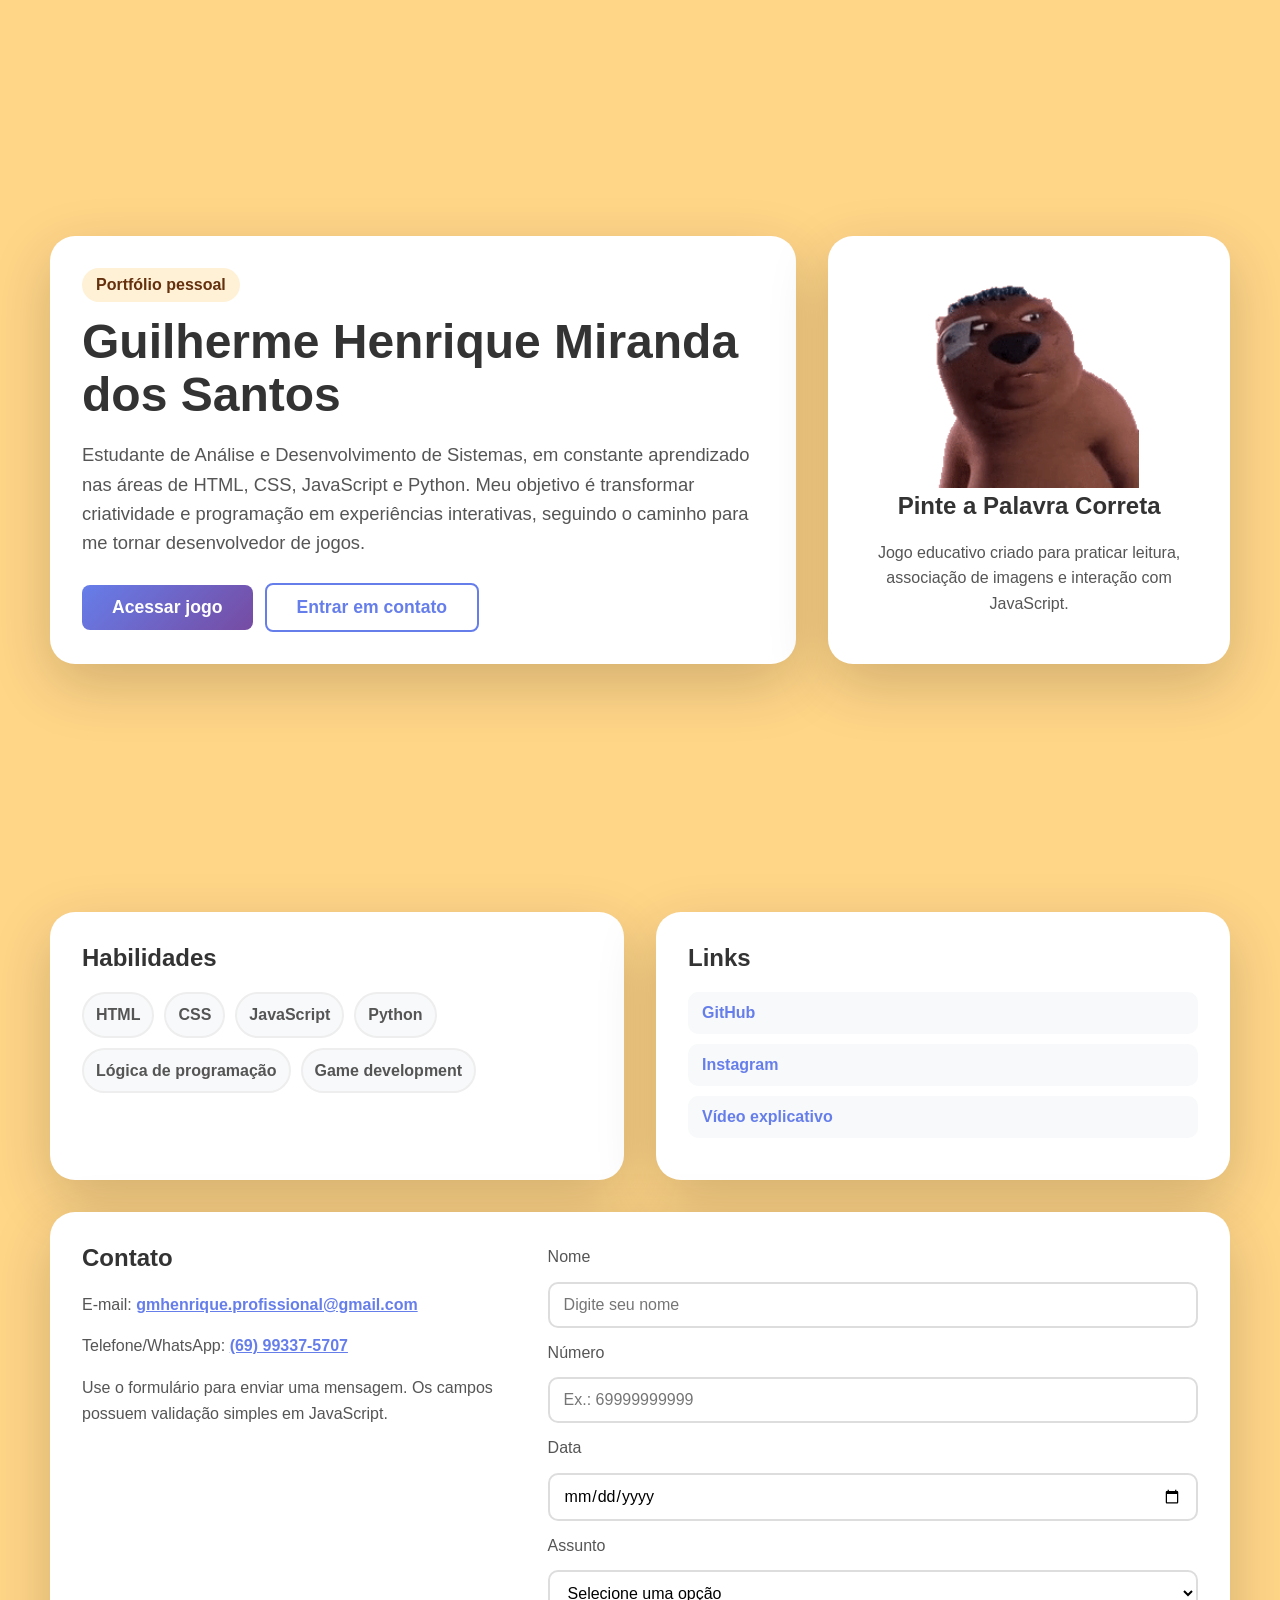
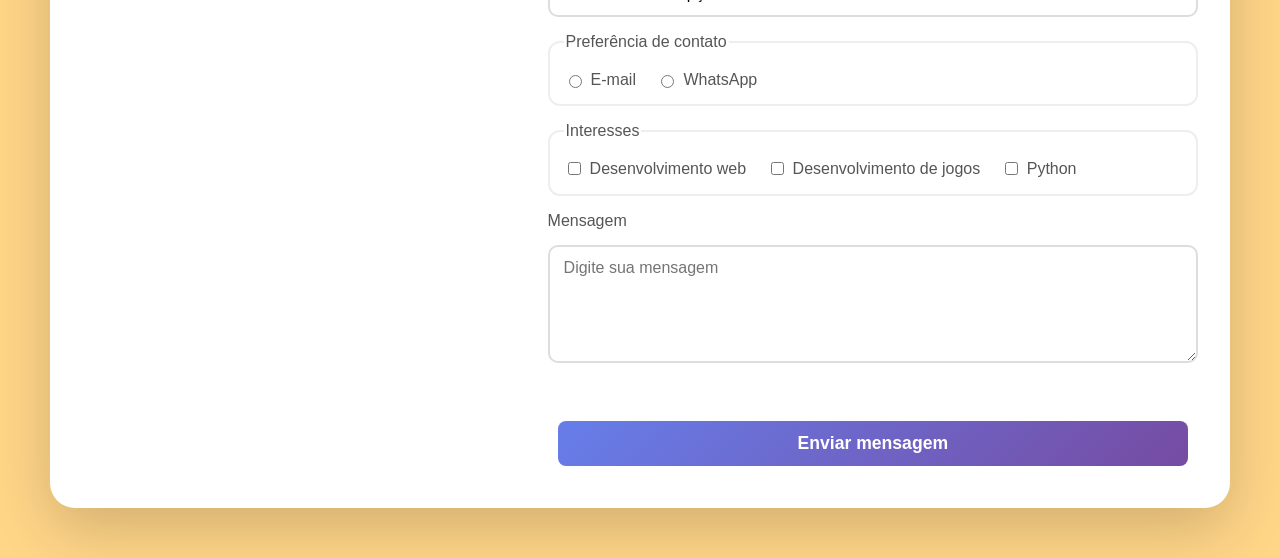
<file: index.html>
<!DOCTYPE html>
<html lang="pt-BR">
<head>
    <meta charset="UTF-8">
    <meta name="viewport" content="width=device-width, initial-scale=1.0">
    <title>Portfólio - Guilherme Henrique</title>
    <link rel="stylesheet" href="styles/style.css">
</head>
<body>
    <main class="portfolio-page">
        <section class="portfolio-hero">
            <div class="portfolio-text">
                <p class="portfolio-tag">Portfólio pessoal</p>
                <h1>Guilherme Henrique Miranda dos Santos</h1>
                <p class="portfolio-subtitle">
                    Estudante de Análise e Desenvolvimento de Sistemas, em constante aprendizado nas áreas de
                    HTML, CSS, JavaScript e Python. Meu objetivo é transformar criatividade e programação em
                    experiências interativas, seguindo o caminho para me tornar desenvolvedor de jogos.
                </p>
                <div class="hero-buttons">
                    <a id="start-button" class="primary-button-link" href="JOGO/index.html">Acessar jogo</a>
                    <a class="secondary-button" href="#contato">Entrar em contato</a>
                </div>
            </div>

            <div class="portfolio-card destaque-card">
                <img src="images/beever.gif" alt="Imagem animada do jogo" class="start-image">
                <h2>Pinte a Palavra Correta</h2>
                <p>Jogo educativo criado para praticar leitura, associação de imagens e interação com JavaScript.</p>
            </div>
        </section>

        <section class="portfolio-info-grid" aria-label="Informações do portfólio">
            <article class="portfolio-card">
                <h2>Habilidades</h2>
                <ul class="skills-list">
                    <li>HTML</li>
                    <li>CSS</li>
                    <li>JavaScript</li>
                    <li>Python</li>
                    <li>Lógica de programação</li>
                    <li>Game development</li>
                </ul>
            </article>

            <article class="portfolio-card links-card">
                <h2>Links</h2>
                <a href="https://github.com/Hediits" target="_blank" rel="noopener">GitHub</a>
                <a href="https://www.instagram.com/gui.h.henrique" target="_blank" rel="noopener">Instagram</a>
                <a href="https://youtu.be/8fD4zHdYNw8">Vídeo explicativo</a>
            </article>
        </section>

        <section id="contato" class="portfolio-card contact-section">
            <div>
                <h2>Contato</h2>
                <p>E-mail: <a href="mailto:gmhenrique.profissional@gmail.com">gmhenrique.profissional@gmail.com</a></p>
                <p>Telefone/WhatsApp: <a href="tel:+5569993375707">(69) 99337-5707</a></p>
                <p>Use o formulário para enviar uma mensagem. Os campos possuem validação simples em JavaScript.</p>
            </div>

            <form id="contact-form" class="contact-form" novalidate>
                <label for="name">Nome</label>
                <input type="text" id="name" name="name" placeholder="Digite seu nome" required minlength="3">

                <label for="phone">Número</label>
                <input type="tel" id="phone" name="phone" placeholder="Ex.: 69999999999" required pattern="[0-9]{10,11}">

                <label for="date">Data</label>
                <input type="date" id="date" name="date" required>

                <label for="subject">Assunto</label>
                <select id="subject" name="subject" required>
                    <option value="">Selecione uma opção</option>
                    <option value="projeto">Projeto</option>
                    <option value="duvida">Dúvida</option>
                    <option value="contato">Contato profissional</option>
                </select>

                <fieldset>
                    <legend>Preferência de contato</legend>
                    <label><input type="radio" name="contactPreference" value="email" required> E-mail</label>
                    <label><input type="radio" name="contactPreference" value="whatsapp"> WhatsApp</label>
                </fieldset>

                <fieldset>
                    <legend>Interesses</legend>
                    <label><input type="checkbox" name="interest" value="web"> Desenvolvimento web</label>
                    <label><input type="checkbox" name="interest" value="games"> Desenvolvimento de jogos</label>
                    <label><input type="checkbox" name="interest" value="python"> Python</label>
                </fieldset>

                <label for="message">Mensagem</label>
                <textarea id="message" name="message" rows="5" placeholder="Digite sua mensagem" required minlength="10"></textarea>

                <p id="form-feedback" class="form-feedback" aria-live="polite"></p>
                <button type="submit">Enviar mensagem</button>
            </form>
        </section>
    </main>

    <script src="scripts/script.js"></script>
</body>
</html>
</file>
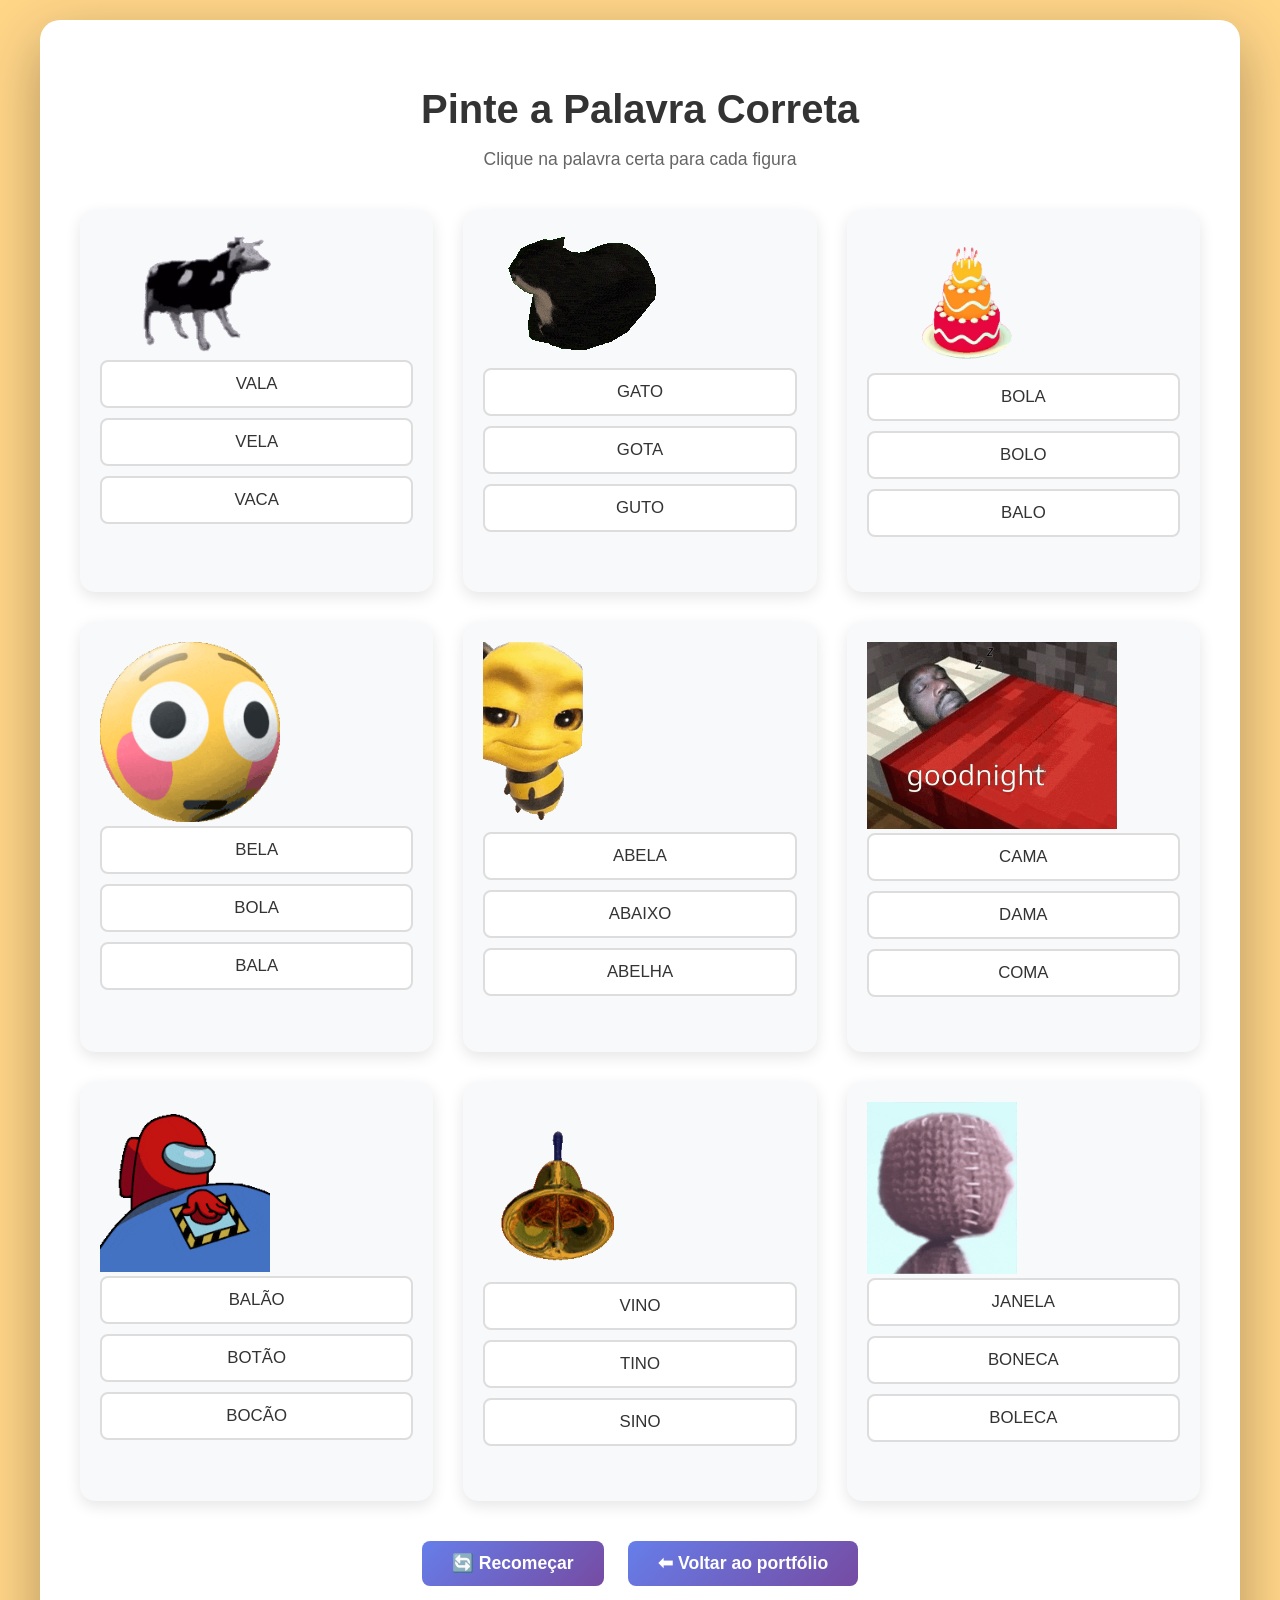
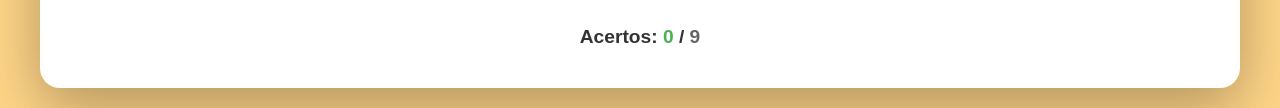
<file: JOGO/index.html>
<!DOCTYPE html>
<html lang="pt-BR">
<head>
    <meta charset="UTF-8">
    <meta name="viewport" content="width=device-width, initial-scale=1.0">
    <title>Pinte a Palavra Correta</title>
    <link rel="stylesheet" href="../styles/style.css">
</head>
<body>
<div id="wrong-reaction" class="wrong-reaction hidden" aria-hidden="true">
        <div class="reaction-box">
            <img id="deception-gif" src="../images/desappear.gif" alt="Decepção" class="deception-gif">
            <img id="explosion-gif" src="../images/exp.gif" alt="Explosão" class="explosion-gif">
            <button id="wrong-restart-button" class="restart-message" onclick="resetGame()">Clique aqui para recomeçar</button>
        </div>
    </div>

    <div id="win-screen" class="win-screen hidden" aria-hidden="true">
        <div class="win-box">
            <img src="../images/babi.gif" alt="Parabéns" class="win-image">
            <h2>Parabéns, você é um super gênio</h2>
            <button onclick="resetGame()">Jogar de novo</button>
        </div>
    </div>

    <div id="game-container" class="container">
        <div class="header">
            <h1>Pinte a Palavra Correta</h1>
            <p>Clique na palavra certa para cada figura</p>
        </div>

        <div class="games-grid">
            <!-- Vaca -->
            <div class="game-card">
                <img src="../images/vaca.gif" style="width: 200px; height: auto;" alt="Vaca">
                <div class="options">
                    <div class="option" onclick="checkAnswer(this, 'vaca', 0)">VALA</div>
                    <div class="option" onclick="checkAnswer(this, 'vaca', 1)">VELA</div>
                    <div class="option" onclick="checkAnswer(this, 'vaca', 2)">VACA</div>
                </div>
                <div class="feedback"></div>
            </div>

            <!-- Gato -->
            <div class="game-card">
                <img src="../images/cat.gif" style="width: 200px; height: auto;" alt="Gato">
                <div class="options">
                    <div class="option" onclick="checkAnswer(this, 'gato', 0)">GATO</div>
                    <div class="option" onclick="checkAnswer(this, 'gato', 1)">GOTA</div>
                    <div class="option" onclick="checkAnswer(this, 'gato', 2)">GUTO</div>
                </div>
                <div class="feedback"></div>
            </div>

            <!-- Bolo -->
            <div class="game-card">
                <img src="../images/cake.gif" style="width: 200px; height: auto;" alt="Bolo">
                <div class="options">
                    <div class="option" onclick="checkAnswer(this, 'bolo', 0)">BOLA</div>
                    <div class="option" onclick="checkAnswer(this, 'bolo', 1)">BOLO</div>
                    <div class="option" onclick="checkAnswer(this, 'bolo', 2)">BALO</div>
                </div>
                <div class="feedback"></div>
            </div>

            <!-- Bola -->
            <div class="game-card">
                <img src="../images/ball.gif" style="width: 180px; height: auto;" alt="Bola">
                <div class="options">
                    <div class="option" onclick="checkAnswer(this, 'bola', 0)">BELA</div>
                    <div class="option" onclick="checkAnswer(this, 'bola', 1)">BOLA</div>
                    <div class="option" onclick="checkAnswer(this, 'bola', 2)">BALA</div>
                </div>
                <div class="feedback"></div>
            </div>

            <!-- Abelha -->
            <div class="game-card">
                <img src="../images/bee.gif" style="width: 100px; height: auto;" alt="Abelha">
                <div class="options">
                    <div class="option" onclick="checkAnswer(this, 'abelha', 0)">ABELA</div>
                    <div class="option" onclick="checkAnswer(this, 'abelha', 1)">ABAIXO</div>
                    <div class="option" onclick="checkAnswer(this, 'abelha', 2)">ABELHA</div>
                </div>
                <div class="feedback"></div>
            </div>

            <!-- Cesta -->
            <div class="game-card">
                <img src="../images/bed.gif" style="width: 250px; height: auto;" alt="Cama">
                <div class="options">
                    <div class="option" onclick="checkAnswer(this, 'cesta', 0)">CAMA</div>
                    <div class="option" onclick="checkAnswer(this, 'cesta', 1)">DAMA</div>
                    <div class="option" onclick="checkAnswer(this, 'cesta', 2)">COMA</div>
                </div>
                <div class="feedback"></div>
            </div>

            <!-- Botão -->
            <div class="game-card">
                <img src="../images/button.gif" style="width: 170px; height: auto;" alt="Botão">
                <div class="options">
                    <div class="option" onclick="checkAnswer(this, 'botao', 0)">BALÃO</div>
                    <div class="option" onclick="checkAnswer(this, 'botao', 1)">BOTÃO</div>
                    <div class="option" onclick="checkAnswer(this, 'botao', 2)">BOCÃO</div>
                </div>
                <div class="feedback"></div>
            </div>

            <!-- Sino -->
            <div class="game-card">
                <img src="../images/bell.gif" style="width: 150px; height: auto;" alt="Sino">
                <div class="options">
                    <div class="option" onclick="checkAnswer(this, 'sino', 0)">VINO</div>
                    <div class="option" onclick="checkAnswer(this, 'sino', 1)">TINO</div>
                    <div class="option" onclick="checkAnswer(this, 'sino', 2)">SINO</div>
                </div>
                <div class="feedback"></div>
            </div>

            <!-- Boneca -->
            <div class="game-card">
                <img src="../images/doll.gif" style="width: 150px; height: auto;" alt="Boneca">
                <div class="options">
                    <div class="option" onclick="checkAnswer(this, 'boneca', 0)">JANELA</div>
                    <div class="option" onclick="checkAnswer(this, 'boneca', 1)">BONECA</div>
                    <div class="option" onclick="checkAnswer(this, 'boneca', 2)">BOLECA</div>
                </div>
                <div class="feedback"></div>
            </div>
        </div>

        <div class="button-group">
            <button onclick="resetGame()">🔄 Recomeçar</button>
            <button onclick="backToPortfolio()">⬅ Voltar ao portfólio</button>
        </div>

        <div class="progress">
            Acertos: <span class="score" id="score">0</span> / <span class="total">9</span>
        </div>
    </div>

    <script src="../scripts/script.js"></script>
</body>
</html>
</file>
<file: styles/style.css>
* {
    box-sizing: border-box;
}

body {
    min-height: 100vh;
    margin: 0;
    padding: 20px;
    font-family: Arial, sans-serif;
    background: #ffd588;
}

.hidden {
    display: none !important;
}

/* Página do portfólio */
.portfolio-page {
    width: min(1180px, 100%);
    margin: 0 auto;
    display: flex;
    flex-direction: column;
    gap: 32px;
}

.portfolio-hero {
    display: grid;
    grid-template-columns: 1.3fr 0.7fr;
    gap: 32px;
    align-items: center;
    min-height: calc(100vh - 40px);
}

.portfolio-info-grid {
    display: grid;
    grid-template-columns: 1fr 1fr;
    gap: 32px;
}

.portfolio-text,
.portfolio-card {
    background: white;
    border-radius: 25px;
    padding: 32px;
    box-shadow: 0 20px 60px rgba(0, 0, 0, 0.18);
}

.portfolio-tag {
    display: inline-block;
    margin: 0 0 14px;
    padding: 8px 14px;
    border-radius: 999px;
    background: #fff1d6;
    color: #64300e;
    font-weight: bold;
}

.portfolio-text h1 {
    margin: 0 0 18px;
    color: #333;
    font-size: 3em;
    line-height: 1.1;
}

.portfolio-subtitle,
.portfolio-card p,
.portfolio-card li,
.contact-form label,
.contact-form legend {
    color: #555;
    line-height: 1.6;
}

.portfolio-subtitle {
    margin-bottom: 25px;
    font-size: 1.15em;
}

.hero-buttons {
    display: flex;
    flex-wrap: wrap;
    align-items: center;
    gap: 12px;
}

.primary-button-link,
.secondary-button,
button {
    border-radius: 8px;
    padding: 12px 30px;
    font-size: 1.1em;
    font-weight: bold;
    cursor: pointer;
    transition: all 0.3s ease;
}

.primary-button-link,
button {
    border: none;
    background: linear-gradient(135deg, #667eea 0%, #764ba2 100%);
    color: white;
}

.primary-button-link,
.secondary-button {
    display: inline-block;
    text-align: center;
    text-decoration: none;
}

.secondary-button {
    border: 2px solid #667eea;
    color: #667eea;
    background: white;
}

.primary-button-link:hover,
button:hover {
    transform: scale(1.05);
    box-shadow: 0 5px 20px rgba(102, 126, 234, 0.4);
}

.secondary-button:hover,
.links-card a:hover {
    transform: translateY(-2px);
    box-shadow: 0 5px 20px rgba(102, 126, 234, 0.2);
}

button {
    margin: 10px;
}

button:active {
    transform: scale(0.95);
}

.start-image {
    width: 220px;
    max-width: 80%;
    height: auto;
}

.destaque-card {
    text-align: center;
}

.portfolio-card h2 {
    margin-top: 0;
    color: #333;
}

.skills-list {
    display: flex;
    flex-wrap: wrap;
    gap: 10px;
    margin: 0;
    padding: 0;
    list-style: none;
}

.skills-list li {
    padding: 8px 12px;
    border: 2px solid #eee;
    border-radius: 999px;
    background: #f8f9fa;
    font-weight: bold;
}

.links-card a {
    display: block;
    margin: 10px 0;
    padding: 12px 14px;
    border-radius: 10px;
    background: #f8f9fa;
    color: #667eea;
    font-weight: bold;
    text-decoration: none;
    transition: all 0.3s ease;
}

.contact-section {
    display: grid;
    grid-template-columns: 0.8fr 1.2fr;
    gap: 32px;
    margin-bottom: 30px;
}

.contact-section a {
    color: #667eea;
    font-weight: bold;
}

.contact-form {
    display: grid;
    gap: 12px;
}

.contact-form input,
.contact-form select,
.contact-form textarea {
    width: 100%;
    padding: 12px 14px;
    border: 2px solid #ddd;
    border-radius: 10px;
    font: inherit;
    background: white;
}

.contact-form input:focus,
.contact-form select:focus,
.contact-form textarea:focus {
    outline: none;
    border-color: #667eea;
    box-shadow: 0 0 0 3px rgba(102, 126, 234, 0.15);
}

.contact-form fieldset {
    margin: 0;
    padding: 12px 14px;
    border: 2px solid #eee;
    border-radius: 12px;
}

.contact-form fieldset label {
    display: inline-flex;
    align-items: center;
    gap: 6px;
    margin-right: 16px;
}

.contact-form input[type="radio"],
.contact-form input[type="checkbox"] {
    width: auto;
}

.form-feedback {
    min-height: 24px;
    margin: 0;
    font-weight: bold;
}

.form-feedback.success,
.feedback.success,
.score {
    color: #4CAF50;
}

.form-feedback.error,
.feedback.error {
    color: #f44336;
}

/* Página do jogo */
.container {
    max-width: 1200px;
    margin: 0 auto;
    padding: 40px;
    border-radius: 20px;
    background: white;
    box-shadow: 0 20px 60px rgba(0, 0, 0, 0.3);
}

.header {
    margin-bottom: 40px;
    text-align: center;
}

.header h1 {
    margin-bottom: 10px;
    color: #333;
    font-size: 2.5em;
}

.header p {
    color: #666;
    font-size: 1.1em;
}

.games-grid {
    display: grid;
    grid-template-columns: repeat(auto-fit, minmax(300px, 1fr));
    gap: 30px;
    margin-bottom: 30px;
}

.game-card {
    padding: 20px;
    border-radius: 15px;
    background: #f8f9fa;
    box-shadow: 0 5px 15px rgba(0, 0, 0, 0.1);
    transition: transform 0.3s ease;
}

.game-card:hover {
    transform: translateY(-5px);
}

.options {
    display: flex;
    flex-direction: column;
    gap: 10px;
}

.option {
    padding: 12px 15px;
    border: 2px solid #ddd;
    border-radius: 8px;
    background: white;
    color: #333;
    cursor: pointer;
    font-size: 1.05em;
    font-weight: 500;
    text-align: center;
    transition: all 0.3s ease;
}

.option:hover {
    border-color: #667eea;
    background: #f0f0f0;
}

.option.correct {
    border-color: #45a049;
    background: #4CAF50;
    color: white;
    font-weight: bold;
}

.option.incorrect {
    border-color: #da190b;
    background: #f44336;
    color: white;
}

.option.disabled {
    pointer-events: none;
}

.feedback {
    min-height: 25px;
    margin-top: 10px;
    font-weight: bold;
    text-align: center;
}

.button-group {
    margin-top: 30px;
    text-align: center;
}

.progress {
    margin-top: 30px;
    color: #333;
    font-size: 1.2em;
    font-weight: bold;
    text-align: center;
}

.total {
    color: #666;
}

.wrong-reaction,
.win-screen {
    position: fixed;
    inset: 0;
    display: flex;
    align-items: center;
    justify-content: center;
    background: rgba(0, 0, 0, 0.75);
}

.wrong-reaction {
    z-index: 9999;
    pointer-events: auto;
}

.win-screen {
    z-index: 9998;
}

.reaction-box {
    position: relative;
    width: min(90vw, 520px);
    min-height: 520px;
    display: flex;
    align-items: center;
    justify-content: center;
    flex-direction: column;
}

.deception-gif,
.explosion-gif {
    position: absolute;
    max-width: 100%;
    max-height: 100%;
    object-fit: contain;
}

.deception-gif {
    width: 360px;
    z-index: 1;
}

.explosion-gif {
    width: 420px;
    z-index: 2;
}

.explosion-gif.hide-explosion {
    opacity: 0;
}

.restart-message {
    position: absolute;
    bottom: 15px;
    z-index: 3;
    padding: 18px 35px;
    border-radius: 12px;
    font-size: 1.4em;
    animation: pulseButton 1s infinite alternate;
}

@keyframes pulseButton {
    from {
        transform: scale(1);
    }

    to {
        transform: scale(1.08);
    }
}

.win-box {
    width: min(90vw, 560px);
    padding: 40px;
    border-radius: 25px;
    background: white;
    text-align: center;
    box-shadow: 0 20px 60px rgba(0, 0, 0, 0.4);
}

.win-box h2 {
    margin: 20px 0;
    color: #333;
    font-size: 2.2em;
}

.win-image {
    width: 220px;
    max-width: 80%;
    height: auto;
}

/* Responsividade */
@media (max-width: 900px) {
    .portfolio-hero,
    .portfolio-info-grid,
    .contact-section {
        grid-template-columns: 1fr;
    }

    .portfolio-hero {
        min-height: auto;
    }

    .portfolio-text h1 {
        font-size: 2.4em;
    }
}

@media (max-width: 650px) {
    body {
        padding: 12px;
    }

    .portfolio-page {
        gap: 24px;
    }

    .games-grid {
        grid-template-columns: 1fr;
    }

    .portfolio-text,
    .portfolio-card,
    .container {
        padding: 22px;
        border-radius: 18px;
    }

    .portfolio-text h1 {
        font-size: 2em;
    }

    .portfolio-subtitle {
        font-size: 1em;
    }

    .hero-buttons {
        flex-direction: column;
        align-items: stretch;
    }

    .contact-form fieldset label {
        display: flex;
        margin: 8px 0;
    }

    #start-button,
    .secondary-button,
    button {
        width: 100%;
        margin-left: 0;
        margin-right: 0;
    }
}

@media (max-width: 420px) {
    .portfolio-text h1 {
        font-size: 1.65em;
    }

    .start-image,
    .win-image {
        width: 170px;
    }

    .header h1 {
        font-size: 1.8em;
    }

    .game-card img {
        max-width: 100%;
    }
}
</file>
